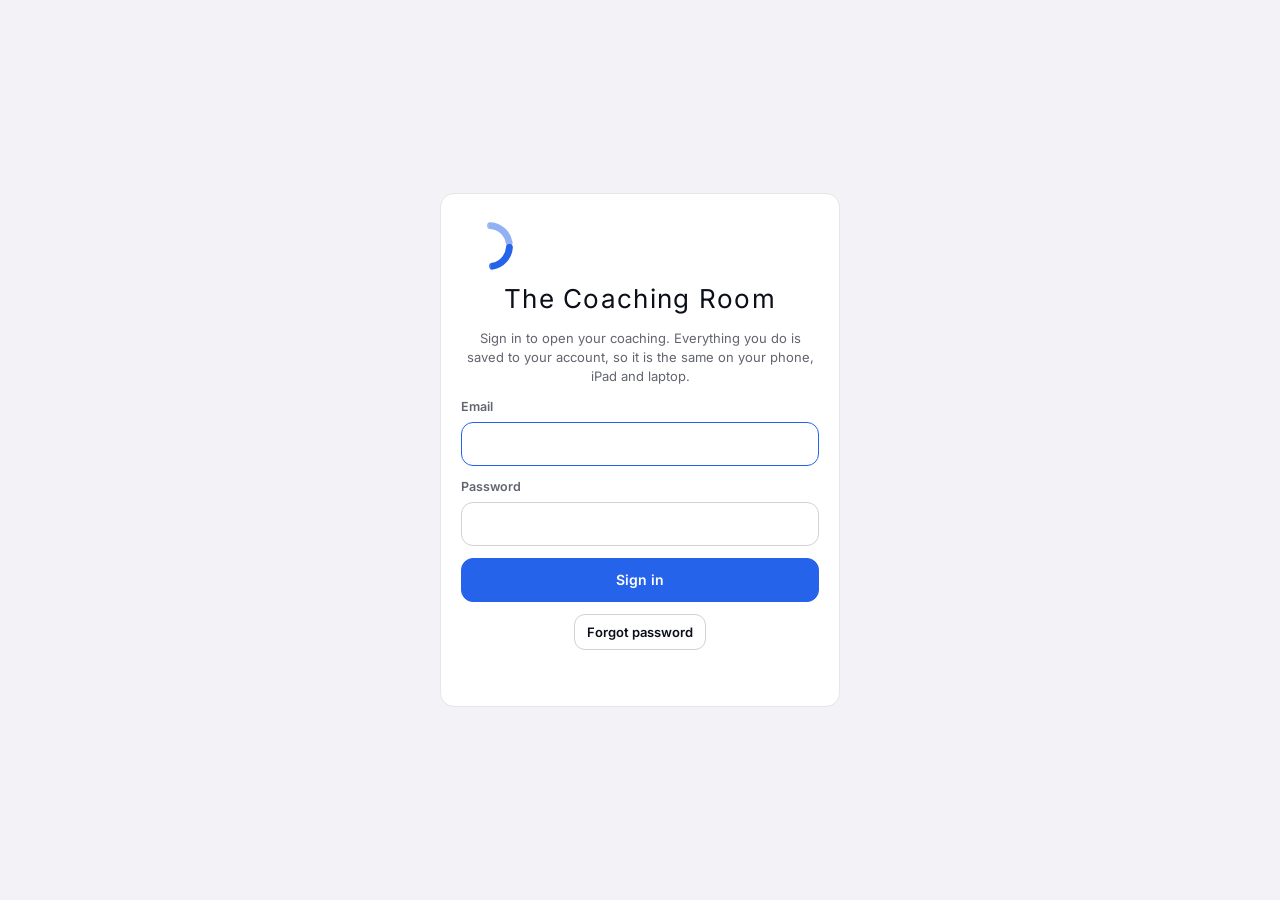
<file: index.html>
<!doctype html>
<html lang="en-GB">
<head>
<meta charset="utf-8">
<meta name="viewport" content="width=device-width, initial-scale=1, viewport-fit=cover">
<meta name="theme-color" content="#F2F2F7">
<meta name="apple-mobile-web-app-capable" content="yes">
<meta name="mobile-web-app-capable" content="yes">
<meta name="apple-mobile-web-app-status-bar-style" content="default">
<meta name="apple-mobile-web-app-title" content="Coaching Room">
<meta name="description" content="Coaching app: game model, tactics board, sessions, match plans and reviews.">
<title>The Coaching Room</title>
<link rel="manifest" href="manifest.webmanifest">
<link rel="icon" type="image/png" sizes="192x192" href="icons/icon-192.png">
<link rel="apple-touch-icon" href="icons/apple-touch-icon.png">
<link rel="preload" href="fonts/inter-latin-400-normal.woff2" as="font" type="font/woff2" crossorigin>
<link rel="preload" href="fonts/oswald-latin-700-normal.woff2" as="font" type="font/woff2" crossorigin>
<link rel="stylesheet" href="css/app.css">
<script src="vendor/supabase.js" defer></script>
<script>
// Opened by double-clicking the file (file://)? Browsers refuse to load the app's modules from a file path, so say so instead of hanging on "Loading…".
if (location.protocol === 'file:') document.addEventListener('DOMContentLoaded', function () {
  document.getElementById('view').innerHTML = '<div style="max-width:560px;margin:40px auto;padding:20px;border:1px solid rgba(255,255,255,.15);border-radius:16px;color:#EEF2FA;font:15px/1.5 system-ui,sans-serif"><b style="font-size:18px">This app needs a web address</b><p>You have opened index.html as a file. Browsers will not run the app that way.</p><p>Either finish steps 1 and 2 in README.md (GitHub Pages) and open the address it gives you, or for a quick look on this PC open a command prompt in this folder and run:</p><pre style="background:rgba(0,0,0,.35);padding:10px;border-radius:8px;overflow:auto">python -m http.server 8765</pre><p>then open <b>http://localhost:8765/index.html</b></p></div>';
});
</script>
<script>
// If the app fails to start (a file missing or out of step after an update), say so and offer a reload,
// instead of leaving "Loading…" on screen for ever.
window.__crErr = [];
window.addEventListener('error', function (e) { window.__crErr.push((e && e.message) || 'unknown error'); });
window.addEventListener('unhandledrejection', function (e) { window.__crErr.push(String((e && e.reason && e.reason.message) || (e && e.reason) || 'unknown error')); });
setTimeout(function () {
  if (window.__crStarted || location.protocol === 'file:') return;
  var v = document.getElementById('view');
  if (!v || !/Loading/.test(v.textContent) || document.getElementById('gate')) return;
  var msg = window.__crErr.length ? window.__crErr[0] : 'It took too long to start.';
  v.innerHTML = '<div style="max-width:440px;margin:40px auto;text-align:center"><div style="font-size:20px;font-weight:700;margin-bottom:8px">The app didn’t start</div>'
    + '<p style="color:#9aa6c4;margin:0 0 16px">Usually this is an update that hasn’t fully arrived yet. Reload to try again.</p>'
    + '<button onclick="location.reload()" style="padding:12px 22px;border-radius:12px;border:0;background:#3D7BFF;color:#fff;font-weight:700;font-size:16px">Reload</button>'
    + '<p style="color:#6b7899;font-size:12px;margin-top:18px;word-break:break-word">Details for Scott: ' + String(msg).replace(/[<>&]/g, '') + '</p></div>';
}, 8000);
</script>
<script type="module" src="js/app.js"></script>
</head>
<body>
<div class="glow" aria-hidden="true"></div>
<div class="app" id="app">
  <div class="main">
    <header class="topbar" id="topbar"></header>
    <nav class="bottomnav" id="bottomnav" aria-label="Main"></nav>
    <main class="content" id="view" tabindex="-1"><p class="muted" style="padding:40px 0;text-align:center">Loading…</p></main>
  </div>
</div>
<div class="chaldock" id="chalDock" hidden aria-label="Coach’s challenge"></div>
<div id="print"></div>
<noscript><p style="padding:20px;color:#fff">The Coaching Room needs JavaScript switched on.</p></noscript>
</body>
</html>
</file>
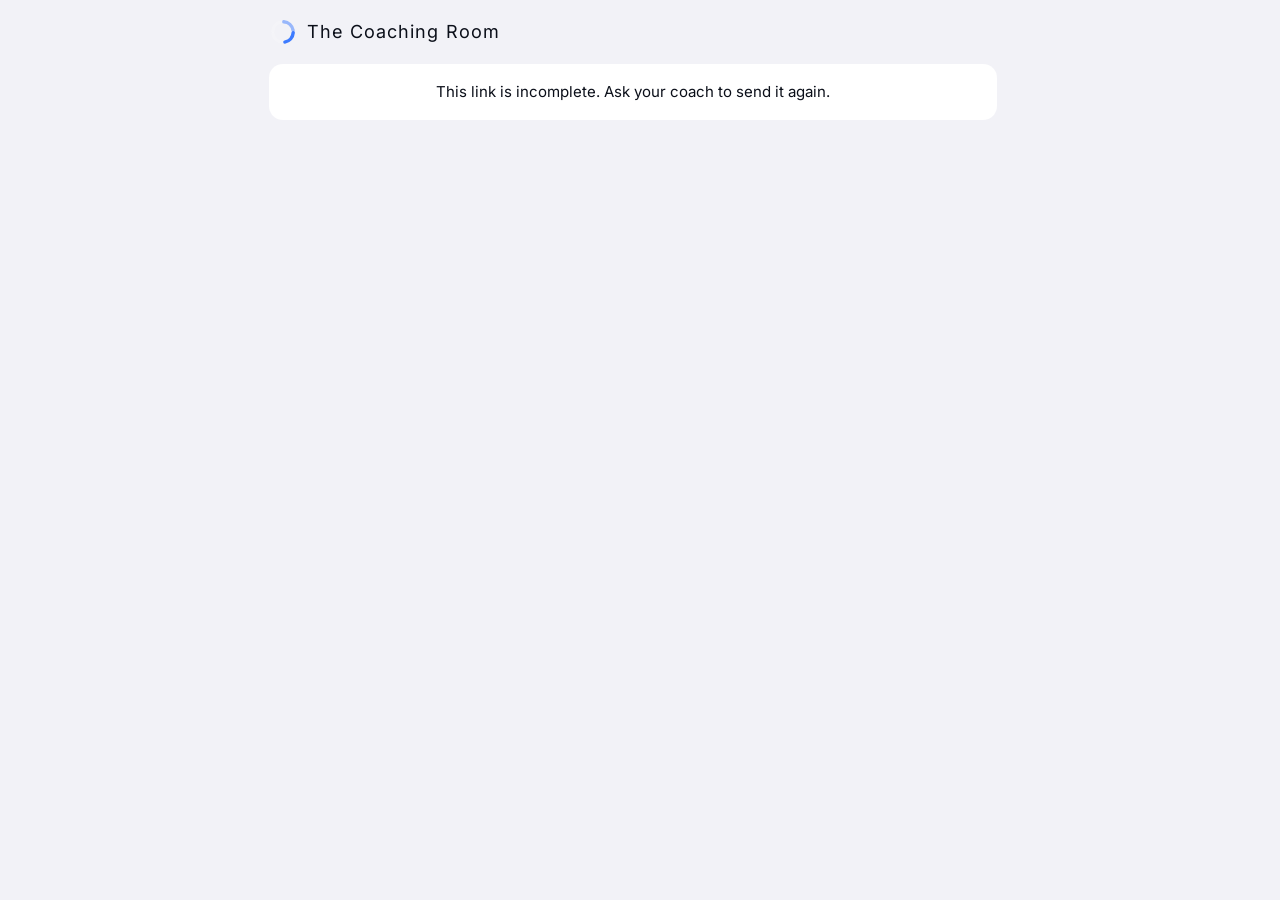
<file: view.html>
<!doctype html>
<html lang="en-GB">
<head>
<meta charset="utf-8">
<meta name="viewport" content="width=device-width, initial-scale=1, viewport-fit=cover">
<meta name="theme-color" content="#F2F2F7">
<meta name="robots" content="noindex, nofollow">
<meta name="referrer" content="no-referrer">
<title>The Coaching Room</title>
<link rel="icon" type="image/png" sizes="192x192" href="icons/icon-192.png">
<link rel="apple-touch-icon" href="icons/apple-touch-icon.png">
<link rel="stylesheet" href="css/app.css">
<style>
  .vp{max-width:760px;margin:0 auto;padding:calc(18px + env(safe-area-inset-top,0px)) 16px calc(40px + env(safe-area-inset-bottom,0px));position:relative;z-index:1}
  .pinbox{display:flex;gap:10px;justify-content:center}
  .pinbox input{width:58px;height:68px;text-align:center;font-family:var(--display);font-size:34px;font-weight:700;border-radius:14px;padding:0}
  .job{background:var(--accent-soft);border:1px solid var(--accent-line);border-radius:var(--r);padding:16px}
  @media print{
    body{background:#fff!important;color:#111!important}
    .glow,.noprint,#vpComments{display:none!important}
    .vp{max-width:none;padding:0}
    .card,.job{background:#fff!important;border:1px solid #bbb!important;color:#111!important;break-inside:avoid}
    .muted,.small.muted,.tiny.muted{color:#444!important}
    .pill{background:#eee!important;color:#111!important}
    .h1,.h2,.h3{color:#111!important}
  }
</style>
<script src="vendor/supabase.js" defer></script>
<script type="module" src="js/view.js"></script>
</head>
<body>
<div class="glow" aria-hidden="true"></div>
<main class="vp" id="vp"><p class="muted" style="text-align:center;padding:40px 0">Loading…</p></main>
</body>
</html>
</file>
<file: css/app.css>
@font-face{font-family:Inter;font-weight:400;font-display:swap;src:url(../fonts/inter-latin-400-normal.woff2) format('woff2')}
@font-face{font-family:Inter;font-weight:500;font-display:swap;src:url(../fonts/inter-latin-500-normal.woff2) format('woff2')}
@font-face{font-family:Inter;font-weight:600;font-display:swap;src:url(../fonts/inter-latin-600-normal.woff2) format('woff2')}
@font-face{font-family:Inter;font-weight:700;font-display:swap;src:url(../fonts/inter-latin-700-normal.woff2) format('woff2')}

@font-face{font-family:Oswald;font-weight:500;font-display:swap;src:url(../fonts/oswald-latin-500-normal.woff2) format('woff2')}
@font-face{font-family:Oswald;font-weight:700;font-display:swap;src:url(../fonts/oswald-latin-700-normal.woff2) format('woff2')}
@font-face{font-family:'JetBrains Mono';font-weight:500;font-display:swap;src:url(../fonts/jetbrains-mono-latin-500-normal.woff2) format('woff2')}
@font-face{font-family:'JetBrains Mono';font-weight:700;font-display:swap;src:url(../fonts/jetbrains-mono-latin-700-normal.woff2) format('woff2')}

:root{
  --bg:#F2F2F7; --surface:#FFFFFF; --surface2:#E9E9EE; --input:#FFFFFF;
  --line:#E5E5EA; --line2:#D1D1D6;
  --text:#0B0F19; --text2:#3A3D46; --muted:#62656F;
  --accent:#2563EB; --accent-ink:#1D4ED8; --accent-soft:color-mix(in srgb,var(--accent) 12%,transparent);
  --accent-line:color-mix(in srgb,var(--accent) 40%,transparent);
  --band:#8AB4FF;
  --lamp:#FFD34D; --lamp-soft:#FFF6D6; --lamp-line:#F2C94C; --lamp-text:#4A3A00;
  --good:#1E8A55; --good-soft:#E3F6EC; --good-text:#166C42;
  --bad:#D92D20; --opp:#D63B3B; --on-accent:#fff;
  --c-training:#2563EB; --c-match:#2FB67A; --c-analysis:#FF8A3D;
  --b-training:#8AB4FF; --b-match:#7FDDA6; --b-analysis:#FFB27F;
  --navy:#0E1A33; --club:#1D4ED8;
  --r:14px; --r-sm:12px;
  --display:Oswald,'Barlow Condensed','Arial Narrow',sans-serif;
  --mono:'JetBrains Mono',ui-monospace,Menlo,Consolas,monospace;
  --safe-b:env(safe-area-inset-bottom,0px); --safe-t:env(safe-area-inset-top,0px);
}
*{box-sizing:border-box}
html,body{margin:0;height:100%;background:var(--bg);color:var(--text);font:15px/1.45 Inter,system-ui,-apple-system,Segoe UI,sans-serif;-webkit-text-size-adjust:100%;-webkit-tap-highlight-color:transparent}
body{overscroll-behavior-y:none}
a{color:#8FB4FF}
button,input,select,textarea{font:inherit;color:inherit}
h1,h2,h3{margin:0}
svg{display:block}
:focus-visible{outline:2px solid var(--accent);outline-offset:2px}

/* ---------- Shell ---------- */
.app{min-height:100%;display:flex}
.main{flex:1;min-width:0;display:flex;flex-direction:column;min-height:100vh;min-height:100dvh}
.glow{position:fixed;top:-180px;right:-160px;width:440px;height:440px;border-radius:50%;background:radial-gradient(circle,color-mix(in srgb,var(--accent) 30%,transparent) 0%,transparent 68%);pointer-events:none;z-index:0}
.team-switch{display:flex;align-items:center;gap:10px;background:rgba(255,255,255,.05);border:1px solid var(--line);border-radius:999px;padding:5px 14px 5px 5px;min-height:46px;cursor:pointer;min-width:0;max-width:calc(100% - 150px);color:var(--text)}
.topbar{position:sticky;top:0;z-index:20;padding:calc(10px + var(--safe-t)) 16px 10px;display:flex;align-items:center;justify-content:space-between;gap:10px;background:rgba(10,16,32,.86);backdrop-filter:blur(12px);-webkit-backdrop-filter:blur(12px)}
.content{position:relative;z-index:1;flex:1;padding:6px 16px calc(110px + var(--safe-b));width:100%;max-width:1180px;margin:0 auto}
.bottomnav{position:fixed;left:0;right:0;bottom:0;z-index:30;padding:6px 8px calc(8px + var(--safe-b));background:rgba(10,16,32,.95);border-top:1px solid var(--line);display:grid;grid-template-columns:repeat(5,minmax(0,1fr));backdrop-filter:blur(12px);-webkit-backdrop-filter:blur(12px)}
.bottomnav a,.sidebar a.nav{display:flex;flex-direction:column;align-items:center;justify-content:center;gap:3px;min-height:52px;color:var(--muted);text-decoration:none;font-size:11px;font-weight:600;border-radius:12px}
.bottomnav a.on{color:var(--text);background:rgba(255,255,255,.06)}
.bottomnav a.training.on{color:#8FB0FF;background:color-mix(in srgb,var(--c-training) 16%,transparent)}
.bottomnav a.match.on{color:#5FD69E;background:color-mix(in srgb,var(--c-match) 16%,transparent)}
.bottomnav a.analysis.on{color:#FFB27F;background:color-mix(in srgb,var(--c-analysis) 16%,transparent)}
.topbar .brand{display:none;align-items:center;gap:10px;font-family:var(--display);font-weight:700;font-size:22px;letter-spacing:.04em;text-transform:uppercase;white-space:nowrap}
.btn.guide-btn{display:none}
@media (min-width:700px){.btn.guide-btn{display:inline-flex}}
/* Each area has its own colour: buttons, tabs and highlights follow it. */
body[data-sec="training"]{--band:var(--b-training)}
body[data-sec="match"]{--accent:#1E8A55;--accent-ink:#166C42;--on-accent:#fff;--band:var(--b-match)}
body[data-sec="analysis"]{--accent:#C2410C;--accent-ink:#9A3412;--on-accent:#fff;--band:var(--b-analysis)}
.bottomnav svg,.sidebar svg{width:24px;height:24px}

@media (min-width:900px){
  .bottomnav{position:static;display:flex;justify-content:center;gap:6px;padding:4px 28px 8px;border-top:0;border-bottom:1px solid var(--line);background:transparent;backdrop-filter:none;-webkit-backdrop-filter:none}
  .bottomnav a{flex-direction:row;gap:8px;min-height:40px;padding:0 16px;font-size:14px}
  .bottomnav svg{width:20px;height:20px}
  .bottomnav.athome{display:none}
  .content{padding:10px 28px 48px}
  .topbar{padding:calc(12px + var(--safe-t)) 28px 12px}
  .topbar .brand{display:flex}
}
}

/* ---------- Type ---------- */
.display{font-family:var(--display);font-weight:700;text-transform:uppercase;letter-spacing:.01em;line-height:1}
.h1{font-family:var(--display);font-weight:700;text-transform:uppercase;font-size:38px;line-height:1;letter-spacing:.01em}
.h2{font-family:var(--display);font-weight:700;text-transform:uppercase;font-size:22px;letter-spacing:.03em;line-height:1.05}
.h3{font-size:15px;font-weight:600}
.eyebrow{font-size:11.5px;letter-spacing:.13em;text-transform:uppercase;color:var(--muted);font-weight:600}
.muted{color:var(--muted)}
.small{font-size:13px}
.tiny{font-size:12px}
.lead{color:var(--muted);font-size:14px;margin:4px 0 14px;max-width:62ch}
.num{font-family:var(--display);font-weight:700;color:var(--accent)}

/* ---------- Building blocks ---------- */
.stack{display:flex;flex-direction:column;gap:12px}
.stack.tight{gap:8px}
.row{display:flex;align-items:center;gap:10px;flex-wrap:wrap}
.row.between{justify-content:space-between}
.row.nowrap{flex-wrap:nowrap}
.grow{flex:1;min-width:0}
.grid2{display:grid;gap:12px;grid-template-columns:minmax(0,1fr)}
.grid3{display:grid;gap:12px;grid-template-columns:minmax(0,1fr)}
@media (min-width:700px){.grid2{grid-template-columns:repeat(2,minmax(0,1fr))}}
@media (min-width:1000px){.grid3{grid-template-columns:repeat(3,minmax(0,1fr))}}
.split{display:grid;gap:16px;grid-template-columns:minmax(0,1fr)}
@media (min-width:900px){.split{grid-template-columns:300px minmax(0,1fr)}.split.wide-right{grid-template-columns:minmax(0,1fr) 340px}}

.card{background:var(--surface);border:1px solid var(--line);border-radius:var(--r);padding:16px}
.card.tight{padding:12px}
.card.inset{background:var(--input)}
.card.link{cursor:pointer;text-align:left;width:100%;color:inherit}
.card.link:hover{border-color:var(--line2)}
.card.on{border-color:var(--accent);box-shadow:0 0 0 1px var(--accent)}

.btn{display:inline-flex;align-items:center;justify-content:center;gap:8px;min-height:44px;padding:0 16px;border-radius:var(--r-sm);border:1px solid var(--line2);background:transparent;color:var(--text);font-weight:600;font-size:14px;cursor:pointer;text-decoration:none;white-space:nowrap}
.btn:hover{background:rgba(255,255,255,.04)}
.btn.pri{background:var(--accent);border-color:var(--accent);color:var(--on-accent)}
.btn.pri:hover{filter:brightness(1.08)}
.btn.lamp{background:var(--lamp);border-color:var(--lamp);color:#1b1400}
.btn.sm{min-height:36px;padding:0 12px;font-size:13px;border-radius:11px}
.btn.icon{width:44px;padding:0;border-radius:50%}
.btn.danger{color:var(--bad)}
.btn.block{width:100%}
.btn svg{width:18px;height:18px}
.btn[disabled]{opacity:.45;cursor:default}

.chip{display:inline-flex;align-items:center;gap:6px;min-height:36px;padding:0 12px;border-radius:999px;border:1px solid var(--line2);background:transparent;color:var(--text2);font-weight:600;font-size:13px;cursor:pointer;white-space:nowrap}
.chip.on{background:var(--accent);border-color:var(--accent);color:var(--on-accent)}
.chips{display:flex;gap:8px;flex-wrap:wrap}
.chips.scroll{flex-wrap:nowrap;overflow-x:auto;scrollbar-width:none;padding-bottom:2px}
.chips.scroll::-webkit-scrollbar{display:none}
.pill{display:inline-flex;align-items:center;gap:6px;font-size:12px;font-weight:600;padding:5px 10px;border-radius:999px;background:var(--accent-soft);color:var(--accent);white-space:nowrap}
.pill.grey{background:rgba(255,255,255,.06);color:var(--text2)}
.pill.good{background:var(--good-soft);color:var(--good-text)}
.pill.lamp{background:rgba(255,211,77,.12);color:var(--lamp)}
.pill.opp{background:rgba(214,59,59,.14);color:#FF9C9C}
.dot{width:8px;height:8px;border-radius:50%;background:currentColor;flex:none}

.field{display:flex;flex-direction:column;gap:6px}
.field>span,.label{font-size:12.5px;font-weight:600;color:var(--muted)}
input[type=text],input[type=email],input[type=password],input[type=number],input[type=date],input[type=tel],input[type=search],select,textarea{width:100%;min-height:44px;border-radius:12px;border:1px solid var(--line2);background:var(--input);color:var(--text);padding:10px 12px;font-size:15px;outline:none}
textarea{min-height:84px;resize:vertical;line-height:1.45}
input:focus,select:focus,textarea:focus{border-color:var(--accent)}
input::placeholder,textarea::placeholder{color:#6F7B94}
select{appearance:none;-webkit-appearance:none;background-image:url("data:image/svg+xml,%3Csvg xmlns='http://www.w3.org/2000/svg' width='16' height='16' viewBox='0 0 24 24' fill='none' stroke='%239AA6BF' stroke-width='2' stroke-linecap='round'%3E%3Cpath d='M6 9l6 6 6-6'/%3E%3C/svg%3E");background-repeat:no-repeat;background-position:right 12px center;padding-right:36px}
.check{display:inline-flex;align-items:center;gap:8px;min-height:40px;cursor:pointer;font-size:14px}
.check input{width:20px;height:20px;accent-color:var(--accent)}

.seg{display:grid;gap:6px;grid-auto-flow:column;grid-auto-columns:minmax(0,1fr)}
.seg button{min-height:40px;border-radius:10px;border:1px solid var(--line2);background:transparent;color:var(--text2);font-weight:600;font-size:13px;cursor:pointer;padding:0 8px}
.seg button.on,.seg a.on{background:var(--accent);border-color:var(--accent);color:var(--on-accent)}
.seg a{min-height:44px;border-radius:10px;border:1px solid var(--line2);color:var(--text2);font-weight:600;font-size:14px;display:flex;align-items:center;justify-content:center;text-decoration:none}
.seg button.on.good{background:var(--good);border-color:var(--good);color:#0A1020}
.seg button.on.part{background:var(--lamp);border-color:var(--lamp);color:#1b1400}
.seg button.on.no{background:var(--bad);border-color:var(--bad);color:#0A1020}

.list{display:flex;flex-direction:column;gap:8px}
.item{display:flex;align-items:center;gap:12px;padding:12px 14px;border-radius:16px;background:var(--surface);border:1px solid var(--line);color:inherit;text-decoration:none;cursor:pointer;width:100%;text-align:left;min-height:56px}
.item:hover{border-color:var(--line2)}
.item.on{border-color:var(--accent)}
.item .t{font-weight:600}
.item .s{font-size:12.5px;color:var(--muted)}
.badge-num{width:40px;height:40px;flex:none;border-radius:50%;background:var(--accent);color:var(--on-accent);display:flex;align-items:center;justify-content:center;font-family:var(--display);font-weight:700;font-size:18px}
.empty{padding:22px;border:1px dashed var(--line2);border-radius:var(--r);color:var(--muted);text-align:center;font-size:14px}

/* ---------- Challenge ---------- */
.challenge{background:var(--lamp-soft);border:1px solid var(--lamp-line);border-radius:var(--r);padding:14px 16px;display:flex;flex-direction:column;gap:10px}
.challenge .head{display:flex;align-items:center;justify-content:space-between;gap:8px}
.challenge .title{display:flex;align-items:center;gap:8px;font-family:var(--display);font-size:18px;font-weight:700;letter-spacing:.05em;text-transform:uppercase;color:var(--lamp)}
.q{display:flex;gap:10px;font-size:13.5px;line-height:1.45;color:var(--lamp-text)}
.q .ic{flex:none;width:22px;height:22px;border-radius:50%;display:flex;align-items:center;justify-content:center;font-weight:800;font-size:12px;color:#0A1020;margin-top:1px}
.q.ok{color:#CFE9DC}.q.ok .ic{background:var(--good)}
.q.ask .ic{background:var(--lamp)}
.q.req .ic{background:var(--bad)}
.q .src{color:#C9B66A;font-size:11.5px;margin-left:4px;white-space:nowrap}

/* ---------- Sheet, toast ---------- */
.scrim{position:fixed;inset:0;background:rgba(3,6,14,.6);z-index:80;display:flex;align-items:flex-end;justify-content:center}
.sheet{background:var(--surface);border:1px solid var(--line2);border-radius:24px 24px 0 0;width:100%;max-width:640px;max-height:90vh;max-height:90dvh;overflow:auto;padding:18px 18px calc(18px + var(--safe-b))}
@media (min-width:700px){.scrim{align-items:center}.sheet{border-radius:24px}}
.toast{position:fixed;left:50%;bottom:calc(96px + var(--safe-b));transform:translateX(-50%);background:#EEF2FA;color:#0A1020;font-weight:600;font-size:14px;padding:11px 16px;border-radius:12px;z-index:99;opacity:0;transition:opacity .2s;pointer-events:none;max-width:90vw;text-align:center}
.toast.show{opacity:1}
@media (min-width:900px){.toast{bottom:28px}}

/* ---------- Pitch / canvas ---------- */
.pitchwrap{background:#0B2F21;border-radius:18px;overflow:hidden;position:relative}
svg.pitch{width:100%;height:auto;touch-action:none;user-select:none;-webkit-user-select:none;-webkit-touch-callout:none}
/* Phones: the pitch takes every touch (to drag players), so it must never fill the screen. The frames sit
   above it and the buttons stay in view below, giving the page somewhere to scroll from. */
@media (max-width:899px){
  #frames{order:-1}
}
.toolrail{display:flex;gap:6px;overflow-x:auto;scrollbar-width:none;padding-bottom:2px}
.toolrail::-webkit-scrollbar{display:none}
.tool{flex:none;min-width:64px;min-height:56px;border-radius:14px;border:1px solid var(--line);background:var(--surface);color:var(--text2);font-weight:600;font-size:11px;display:flex;flex-direction:column;align-items:center;justify-content:center;gap:4px;cursor:pointer;padding:4px 8px}
.tool.on{background:var(--accent-soft);border-color:var(--accent);color:var(--accent)}
.tool svg{width:22px;height:22px}
.frames{display:flex;gap:10px;overflow-x:auto;scrollbar-width:none;padding-bottom:4px}
.frames::-webkit-scrollbar{display:none}
.frame{flex:none;width:150px;border-radius:14px;border:1px solid var(--line);background:var(--surface);padding:6px;color:var(--text2);font-weight:600;font-size:12px;text-align:left;cursor:pointer;display:flex;flex-direction:column;gap:5px}
.frame.on{border:2px solid var(--accent);padding:5px;color:var(--text)}
.frame svg{width:100%;height:auto;border-radius:8px}

/* ---------- Cycle ring ---------- */
.cycle{display:flex;justify-content:center}

/* ---------- Print ---------- */
#print{display:none}
@media print{
  @page{size:A4;margin:12mm}
  body{background:#fff}
  .app,.bottomnav,.glow,.scrim,.toast{display:none!important}
  #print{display:block;color:#111;font:10.5pt/1.45 Inter,Arial,sans-serif}
  #print h1{font-family:var(--display);text-transform:uppercase;font-size:24pt;margin:0 0 2mm;letter-spacing:.01em}
  #print h2{font-family:var(--display);text-transform:uppercase;font-size:14pt;margin:6mm 0 2mm;border-bottom:1.5px solid #111;padding-bottom:1mm}
  #print .meta{color:#444;margin-bottom:4mm}
  #print table{border-collapse:collapse;width:100%}
  #print td,#print th{border:1px solid #bbb;padding:2mm;vertical-align:top;text-align:left}
  #print svg{max-width:100%;height:auto;max-height:115mm}
  #print .brk{break-before:page}
  #print .avoid{break-inside:avoid}
}

.only-narrow{display:none}
@media (max-width:899px){.only-narrow{display:inline-flex}}
@media (min-width:900px) and (max-width:1199px){.split.wide-right{grid-template-columns:minmax(0,1fr) 300px}}
textarea{overflow:hidden}
@media (min-width:900px){.chips.scroll{flex-wrap:wrap}}

/* ---------- Coach's challenge: questions, drawer on narrow screens ---------- */
.q{align-items:flex-start}
.q .grow{min-width:0}
.q .qh{cursor:default}
.q .qh.go{cursor:pointer;text-decoration:underline;text-decoration-color:rgba(255,211,77,.35);text-underline-offset:3px}
.q .qh.go:hover,.q .qh.go:focus-visible{text-decoration-color:var(--lamp);outline:none}
.q .qd{display:none;margin-top:4px;color:#D9CF9F;font-size:12.5px;line-height:1.45}
.q.req .qd,.q.open .qd{display:block}
.q .qt{flex:none;background:none;border:0;color:var(--lamp);font-size:20px;line-height:1;padding:0 2px;cursor:pointer;margin-top:-2px}
.q.req .qt{display:none}
.qx{background:none;border:1px solid var(--lamp-line);color:#D9CF9F;border-radius:999px;font-size:11.5px;padding:3px 9px;cursor:pointer;margin-top:4px;font-family:inherit}
.qx:hover{border-color:var(--lamp);color:var(--lamp)}
.flash{outline:2px solid var(--lamp)!important;outline-offset:3px;transition:outline-color 1.2s}
/* Help's Show me flashes in the team blue; yellow stays with the Coach's challenge. */
body.helpflash .flash{outline-color:var(--accent)!important}
.chaldock{display:none}
@media (max-width:899px){
  #chal{display:none}
  body.dock .content{padding-bottom:calc(170px + var(--safe-b))}
  .chaldock{display:block;position:fixed;left:8px;right:8px;bottom:calc(74px + var(--safe-b));z-index:29;background:#141C33;border:1px solid var(--lamp-line);border-radius:16px;box-shadow:0 10px 30px rgba(0,0,0,.45);overflow:hidden}
  .chaldock[hidden]{display:none}
  .chaldock .dockbar{display:flex;align-items:center;gap:8px;width:100%;padding:10px 12px;background:var(--lamp-soft);border:0;color:var(--lamp);font-family:var(--display);font-size:16px;font-weight:700;letter-spacing:.05em;text-transform:uppercase;cursor:pointer}
  .chaldock .chev{font-size:14px;opacity:.8}
  .chaldock .dockbody{display:none;max-height:55vh;max-height:55dvh;overflow:auto;-webkit-overflow-scrolling:touch}
  .chaldock.open .dockbody{display:block}
  .chaldock .dockbody .challenge{border:0;border-radius:0;background:transparent}
  .chaldock .dockbody .challenge .head{display:none}
}

.btn.on{border-color:var(--accent);color:var(--accent);background:var(--accent-soft)}

/* Sign-in screen (shown before anything else when cloud sync is set up) */
#gate{position:fixed;inset:0;z-index:200;display:flex;align-items:center;justify-content:center;padding:24px 18px calc(24px + var(--safe-b,0px));background:var(--bg);overflow:auto}
#gate .gatebox{width:100%;max-width:400px;background:var(--surface);border:1px solid var(--line);border-radius:var(--r);padding:24px 20px}
/* Pictures: profile, team logo, player photos */
.avatar{border-radius:50%;object-fit:cover;display:block;flex:none;background:var(--surface2)}
.logo{object-fit:contain;display:block;flex:none}

/* ---------- Home and area pages ---------- */
.pill.an{background:color-mix(in srgb,var(--c-analysis) 16%,transparent);color:#FFB27F}
.nextup{display:grid;gap:12px}
@media (min-width:700px){.nextup{grid-template-columns:1fr 1fr}}
.next{display:flex;flex-direction:column;gap:2px;text-align:left;text-decoration:none;color:var(--text);background:var(--surface);border:1px solid var(--line);border-radius:18px;padding:14px 18px;cursor:pointer;min-height:84px;width:100%}
.next .lab{font-size:10.5px;font-weight:700;letter-spacing:.12em;text-transform:uppercase}
.next.match .lab{color:#5FD69E}.next.training .lab{color:#8FB0FF}
.next .t{font-family:var(--display);font-weight:700;font-size:26px;text-transform:uppercase;line-height:1.05;overflow:hidden;text-overflow:ellipsis;white-space:nowrap}
.next .s{font-size:12.5px;color:var(--muted);overflow:hidden;text-overflow:ellipsis;white-space:nowrap}
.week{display:grid;gap:10px}
.week .arrow{display:none}
.wtile{--c:var(--c-training);display:grid;grid-template-columns:auto 1fr;grid-template-areas:"ic t" "ic st";column-gap:14px;align-items:center;text-decoration:none;color:var(--text);border-radius:20px;padding:16px;background:color-mix(in srgb,var(--c) 14%,var(--bg));border:1px solid color-mix(in srgb,var(--c) 55%,transparent)}
.wtile.match{--c:var(--c-match)}.wtile.analysis{--c:var(--c-analysis)}
.wtile .ic{grid-area:ic;width:50px;height:50px;border-radius:15px;background:var(--c);color:#fff;display:flex;align-items:center;justify-content:center}
.wtile.analysis .ic{color:#1A0E05}
.wtile .ic svg{width:26px;height:26px}
.wtile .t{grid-area:t;font-family:var(--display);font-weight:700;font-size:30px;text-transform:uppercase;line-height:1}
.wtile .s{display:none}
.wtile .st{grid-area:st;font-size:12.5px;color:color-mix(in srgb,var(--c) 55%,#fff)}
@media (min-width:900px){
  .week{grid-template-columns:1fr 32px 1fr 32px 1fr;gap:0}
  .week .arrow{display:flex;align-items:center;justify-content:center;color:#4A577A}
  .wtile{display:flex;flex-direction:column;align-items:flex-start;text-align:left;gap:12px;padding:24px;min-height:230px}
  .wtile .ic{width:56px;height:56px;border-radius:16px}
  .wtile .t{font-size:40px}
  .wtile .s{display:block;font-size:14px;color:color-mix(in srgb,var(--c) 25%,#C6CFE0);line-height:1.5}
  .wtile .st{margin-top:auto;font-size:13px}
}
.teamtiles{display:grid;grid-template-columns:repeat(3,minmax(0,1fr));gap:10px}
.ttile{display:flex;flex-direction:column;align-items:center;gap:8px;text-align:center;text-decoration:none;color:var(--text);background:var(--surface);border:1px solid var(--line);border-radius:16px;padding:14px 8px}
.ttile svg{width:26px;height:26px;color:var(--text2)}
.ttile .t{display:block;font-family:var(--display);font-weight:700;font-size:18px;text-transform:uppercase}
.ttile .s{display:none;font-size:12.5px;color:var(--muted)}
@media (min-width:900px){.ttile{flex-direction:row;text-align:left;gap:16px;padding:18px 20px}.ttile .t{font-size:24px}.ttile .s{display:block}.ttile svg{width:30px;height:30px}}
.sec-head .sec-ic{width:48px;height:48px;border-radius:14px;background:var(--accent);color:var(--on-accent);display:flex;align-items:center;justify-content:center;flex:none}
.sec-head .sec-ic svg{width:26px;height:26px}
.tiles{display:grid;gap:12px}
@media (min-width:700px){.tiles{grid-template-columns:repeat(2,minmax(0,1fr))}}
.tile{display:flex;flex-direction:column;gap:8px;text-decoration:none;color:var(--text);background:var(--surface);border:1px solid var(--line);border-radius:20px;padding:20px;min-height:150px}
.tile svg{width:30px;height:30px;color:var(--text2)}
.tile .t{font-family:var(--display);font-weight:700;font-size:28px;text-transform:uppercase;line-height:1}
.tile .s{font-size:13px;color:var(--muted)}
.bigpicks{display:grid;grid-template-columns:1fr 1fr;gap:10px}
.bigpicks.one{grid-template-columns:1fr}
@media (min-width:900px){.bigpicks.one{grid-template-columns:minmax(0,420px)}}
.bigpick{display:flex;flex-direction:column;align-items:flex-start;gap:8px;text-align:left;border-radius:18px;padding:16px;min-height:118px;cursor:pointer;background:var(--surface);border:1px solid var(--accent-line);color:var(--text)}
.bigpick.pri{background:var(--accent);border-color:var(--accent);color:var(--on-accent)}
.bigpick svg{width:26px;height:26px}
.bigpick .t{font-family:var(--display);font-weight:700;font-size:22px;text-transform:uppercase;line-height:1.05}
.bigpick .s{font-size:12.5px;opacity:.85}
.tabs3{grid-auto-flow:column}
.group{padding:12px}

/* ================= Light look (Nov 2026): Native base, colour-block headers, scorebug, mono numbers ================= */
a{color:var(--accent-ink)}
.glow{display:none}
.mono,.num{font-family:var(--mono);font-weight:700;letter-spacing:0}
.num{color:var(--accent-ink)}
.card,.item{border-color:transparent}
.card.link:hover,.item:hover{border-color:var(--line2)}
.btn:hover{background:rgba(0,0,0,.04)}
.btn.pri:hover{background:var(--accent)}
.btn.on,.tool.on{color:var(--accent-ink)}
.pill{color:var(--accent-ink)}
.pill.grey{background:var(--surface2);color:var(--text2)}
.pill.lamp{background:var(--lamp);color:#1b1400}
.pill.opp{background:#FDE3E3;color:#A51D1D}
.pill.an{background:#FFE8D6;color:#9A3412}
.chip{background:var(--surface)}
.seg button,.seg a{background:var(--surface)}
.seg button.on.good,.seg button.on.no{color:#fff}
input::placeholder,textarea::placeholder{color:#8A8D96}
select{background-image:url("data:image/svg+xml,%3Csvg xmlns='http://www.w3.org/2000/svg' width='16' height='16' viewBox='0 0 24 24' fill='none' stroke='%2362656F' stroke-width='2' stroke-linecap='round'%3E%3Cpath d='M6 9l6 6 6-6'/%3E%3C/svg%3E")}
.scrim{background:rgba(0,0,0,.35)}
.sheet{border-color:transparent}
.toast{background:#0B0F19;color:#fff}
.tool{background:var(--surface)}
.empty{background:transparent}
/* The yellow is only ever "you need to do this". */
.challenge .title{color:var(--lamp-text)}
.q{color:var(--text)}
.q.ok{color:var(--text2)}
.q .ic{color:#0B0F19}
.q.ok .ic,.q.req .ic{color:#fff}
.q .src{color:#7A6400}
.q .qd{color:#4A3A00}
.q .qt{color:#7A6400}
.q .qh.go{text-decoration-color:rgba(122,100,0,.4)}
.qx{border-color:var(--lamp-line);color:#4A3A00}
.qx:hover{border-color:#B38F00;color:#1b1400}
@media (max-width:899px){
  .chaldock{background:var(--surface);border-color:var(--lamp-line);box-shadow:0 8px 24px rgba(0,0,0,.14)}
  .chaldock .dockbar{background:var(--lamp-soft);color:var(--lamp-text)}
}

/* Top bar: plain on Home and the area pages, a coloured band on the screens inside an area. */
.topbar{background:rgba(242,242,247,.92);border-bottom:0}
.topbar .btn.icon{background:var(--surface2)!important;border:0}
.topbar #meBtn{background:#0B0F19!important;color:#fff}
.team-switch{background:transparent;border:0;padding:0;min-height:44px;max-width:none;border-radius:8px}
.hometitle{display:flex;flex-direction:column;align-items:flex-start;line-height:1.05;text-align:left;min-width:0}
.hometitle .tm{font-size:13px;color:var(--muted);font-weight:500;display:flex;align-items:center;gap:4px;white-space:nowrap;overflow:hidden;text-overflow:ellipsis;max-width:100%}
.hometitle .tm svg{width:14px;height:14px}
.hometitle .bn{font-family:var(--display);font-weight:700;font-size:28px;text-transform:uppercase;letter-spacing:.01em;color:var(--text)}
.topbar.band{flex-direction:column;align-items:stretch;gap:0;background:var(--band);color:#0B0F19;padding:calc(4px + var(--safe-t)) 8px 12px}
body:not([data-sec]) .topbar.band,body[data-sec=""] .topbar.band{--band:#E3E3E8}
.band .bandrow{display:flex;align-items:center;gap:6px;min-height:46px}
.band .backlink{display:inline-flex;align-items:center;min-height:44px;padding:0 8px;color:#0B0F19;text-decoration:none;font-size:16px;font-weight:500;white-space:nowrap}
.band .backlink svg{width:20px;height:20px;margin-left:-4px}
.band .btn{color:#0B0F19}
.band .btn.icon{background:rgba(255,255,255,.45)!important}
.band .bandtitle{padding:0 8px;font-family:var(--display);font-weight:700;font-size:26px;text-transform:uppercase;line-height:1.05;letter-spacing:.01em;overflow:hidden;text-overflow:ellipsis;display:-webkit-box;-webkit-line-clamp:2;-webkit-box-orient:vertical}
.band .bandsub{margin:4px 8px 0;padding:0;border:0;background:none;color:#0B0F19;font:500 14px Inter,system-ui,sans-serif;text-align:left;cursor:pointer;align-self:flex-start;min-height:28px}
.band .bandsub[disabled]{cursor:default}
.band.compact .bandtitle{font-size:21px;-webkit-line-clamp:1}
@media (min-width:900px){
  .topbar.band{padding:calc(8px + var(--safe-t)) 20px 16px}
  .band .bandtitle{font-size:34px}
}

/* Main bar: the phone's own tab bar look. The lit item gets a bar in its area's colour. */
.bottomnav{background:rgba(249,249,249,.96);border-top:1px solid var(--line2)}
.bottomnav a{color:#6B6E78}
.bottomnav a.on,.bottomnav a.training.on,.bottomnav a.match.on,.bottomnav a.analysis.on{color:#0B0F19;background:transparent;box-shadow:inset 0 3px 0 #0B0F19;border-radius:0}
.bottomnav a.training.on{box-shadow:inset 0 3px 0 var(--c-training)}
.bottomnav a.match.on{box-shadow:inset 0 3px 0 var(--c-match)}
.bottomnav a.analysis.on{box-shadow:inset 0 3px 0 var(--c-analysis)}
@media (min-width:900px){.bottomnav{background:transparent;border-bottom:1px solid var(--line2)}.bottomnav a.on{box-shadow:inset 0 -3px 0 #0B0F19}.bottomnav a.training.on{box-shadow:inset 0 -3px 0 var(--c-training)}.bottomnav a.match.on{box-shadow:inset 0 -3px 0 var(--c-match)}.bottomnav a.analysis.on{box-shadow:inset 0 -3px 0 var(--c-analysis)}}

/* Grouped lists: white rounded blocks of rows, a grey caption above. */
.ghead{display:flex;justify-content:space-between;align-items:baseline;gap:8px;font-size:13px;color:var(--muted);text-transform:uppercase;letter-spacing:.02em;padding:10px 4px 0;font-weight:500}
.ghead .mono{font-size:12px}
.gl{background:var(--surface);border-radius:var(--r);overflow:hidden}
.gl>.gr,.gl>details>summary.gr,.gl>details.gr>summary{border-bottom:1px solid var(--line)}
.gl>:last-child.gr,.gl>details:last-child>summary.gr,.gl>details.gr:last-child>summary{border-bottom:0}
.gl>details[open]:not(:last-child){border-bottom:1px solid var(--line)}
.gr{display:flex;align-items:center;gap:10px;width:100%;min-height:48px;padding:10px 14px;background:transparent;border:0;color:var(--text);text-decoration:none;font:400 16px Inter,system-ui,sans-serif;text-align:left;cursor:pointer}
.gr .lbl{flex:1;min-width:0}
.gr .lbl small{display:block;font-size:12.5px;color:var(--muted)}
.gr .v{color:var(--muted);display:inline-flex;align-items:center;gap:6px;white-space:nowrap}
.gr .v .mono{font-size:13px;color:var(--text2)}
.gr .ix{font-family:var(--mono);font-weight:700;font-size:13px;color:var(--muted);flex:none;width:22px}
.gr .chev{color:#A0A3AB;font-size:18px;line-height:1}
.gr.add{color:var(--accent-ink)}
details>summary{list-style:none}
details>summary::-webkit-details-marker{display:none}
details[open]>summary.gr .chev,details.gr[open]>summary .chev{transform:rotate(90deg)}
.fold{padding:4px 14px 14px;display:flex;flex-direction:column;gap:10px}
.gr.must{background:var(--lamp-soft);color:#0B0F19}
.gr.must .dotm{width:8px;height:8px;border-radius:50%;background:#E0A800;flex:none}
.gl.must{border:1px solid var(--lamp-line)}
.minstrip{display:flex;height:6px;gap:2px}
.minstrip span{background:var(--band)}
.minstrip span:nth-child(4n+1){background:color-mix(in srgb,var(--band) 45%,#fff)}
.minstrip span:nth-child(4n+2){background:color-mix(in srgb,var(--band) 70%,#fff)}
.minstrip span:nth-child(4n+4){background:color-mix(in srgb,var(--band) 75%,#0B0F19 25%)}

/* Native segmented control */
.nseg{display:grid;grid-auto-flow:column;grid-auto-columns:minmax(0,1fr);background:#E3E3E8;border-radius:9px;padding:2px}
.nseg button{min-height:34px;border:0;background:transparent;border-radius:7px;font:500 14px Inter,system-ui,sans-serif;color:#0B0F19;cursor:pointer}
.nseg button.on{background:#fff;font-weight:600;box-shadow:0 1px 3px rgba(0,0,0,.15)}

/* Scorebug: the next match, broadcast style */
.scorebug{display:flex;align-items:stretch;background:var(--navy);color:#fff;border-radius:10px;overflow:hidden;font-family:var(--display);font-weight:700;font-size:19px;text-transform:uppercase;line-height:1.1}
.scorebug .us{background:var(--club);padding:9px 12px;flex:1;min-width:0;white-space:nowrap;overflow:hidden;text-overflow:ellipsis}
.scorebug .vs{padding:9px 8px;color:#AEB9D0;font-family:var(--mono);font-size:13px;display:flex;align-items:center}
.scorebug .them{padding:9px 12px;flex:1;min-width:0;text-align:right;white-space:nowrap;overflow:hidden;text-overflow:ellipsis}
.scorebug .them.unset{color:#AEB9D0}
.band .scorebug{margin:2px 8px 0}
.nextcard{display:block;text-decoration:none;color:var(--text);background:var(--surface);border-radius:12px;overflow:hidden;border:0;padding:0;width:100%;text-align:left;cursor:pointer}
.nextcard .meta{display:flex;justify-content:space-between;align-items:center;gap:8px;padding:9px 12px;font-size:13px}
.nextcard .meta .mono{font-size:12px;color:var(--good-text)}
.nextcard .meta .mono.todo{color:#8A6A00}

/* Home: the week as three colour bands */
.bands{display:flex;flex-direction:column;border-radius:var(--r);overflow:hidden}
.bandtile{display:flex;align-items:center;gap:12px;padding:14px 16px;color:#0B0F19;text-decoration:none;min-height:72px}
.bandtile.training{background:var(--b-training)}.bandtile.match{background:var(--b-match)}.bandtile.analysis{background:var(--b-analysis)}
.bandtile .t{display:block;font-family:var(--display);font-weight:700;font-size:28px;text-transform:uppercase;line-height:1}
.bandtile .s{display:block;font-size:13px;font-weight:500;margin-top:3px}
.bandtile .k{text-align:right;flex:none}
.bandtile .k b{display:block;font-family:var(--mono);font-size:20px;font-weight:700}
.bandtile .k small{font-family:var(--mono);font-size:10px;font-weight:500;text-transform:uppercase}
@media (min-width:900px){
  .bands{flex-direction:row}
  .bandtile{flex:1;flex-direction:column;align-items:flex-start;min-height:170px;padding:22px}
  .bandtile .t{font-size:36px}
  .bandtile .k{margin-top:auto;text-align:left}
}
.homegrid{display:grid;gap:10px}
@media (min-width:900px){.homegrid{grid-template-columns:minmax(0,2fr) minmax(0,1fr);align-items:start;gap:18px}}
.mustbox{background:var(--lamp-soft);border:1px solid var(--lamp-line);border-radius:var(--r);overflow:hidden}
.mustbox .gr{border-bottom:1px solid var(--lamp-line)}
.mustbox .gr:last-child{border-bottom:0}
.mustbox .mh{display:flex;justify-content:space-between;align-items:center;padding:10px 14px 4px;font-weight:700;font-size:14px}
.btn.kick{min-height:54px;background:var(--navy);color:#fff;border:0;font-family:var(--display);font-size:20px;text-transform:uppercase;letter-spacing:.04em;border-radius:14px}
.sr{position:absolute;width:1px;height:1px;overflow:hidden;clip:rect(0 0 0 0);white-space:nowrap}
.hometitle .tmn{overflow:hidden;text-overflow:ellipsis;white-space:nowrap;min-width:0}
.hometitle .tm svg,.hometitle .tm .badge-num,.hometitle .tm img{flex:none}
.bandtile .grow{min-width:0}.bandtile .s{white-space:nowrap;overflow:hidden;text-overflow:ellipsis}
/* Coaching staff: who else is on this screen, and view-only */
.here{display:inline-flex;margin-right:4px}
.herec{width:30px;height:30px;border-radius:50%;background:#fff;color:#0B0F19;border:2px solid var(--band);display:inline-flex;align-items:center;justify-content:center;font:700 13px Inter,system-ui,sans-serif;margin-left:-8px;box-shadow:0 0 0 2px rgba(0,0,0,.08)}
.herec:first-child{margin-left:0}
body.viewonly .content :is(input,textarea,select){pointer-events:none;background:var(--bg)}
body.viewonly .content :is(input,textarea)::placeholder{color:transparent}
.editedby{font-size:12.5px;color:var(--muted)}
/* Captain and vice-captain on the squad list */
.capts{display:inline-flex;gap:4px;flex:none}
.capt{min-width:36px;height:36px;border-radius:18px;border:1px solid var(--line2);background:var(--surface);color:var(--muted);font:700 12px var(--mono);cursor:pointer;padding:0 6px}
.capt.on{background:#0B0F19;border-color:#0B0F19;color:#fff}
@media (max-width:420px){#squadList .item{flex-wrap:wrap}#squadList .item>a{flex-basis:100%}#squadList select[data-pos]{flex:1}}
/* Main menu in the top bar on wider screens (laptop, iPad landscape); the phone keeps its bottom bar. */
.topnav{display:none}
@media (min-width:900px){
  #bottomnav{display:none!important}
  .topnav{display:flex;gap:2px;flex:none;align-items:center}
  .topnav a{display:inline-flex;align-items:center;gap:7px;min-height:40px;padding:0 12px;border-radius:10px;color:#4A4D57;text-decoration:none;font-size:14px;font-weight:600;white-space:nowrap}
  .topnav a svg{width:19px;height:19px}
  .topnav a:hover{background:rgba(0,0,0,.05)}
  .topnav a.on{color:#0B0F19;box-shadow:inset 0 -3px 0 #0B0F19;border-radius:10px 10px 0 0}
  .topnav a.training.on{box-shadow:inset 0 -3px 0 var(--c-training)}
  .topnav a.match.on{box-shadow:inset 0 -3px 0 var(--c-match)}
  .topnav a.analysis.on{box-shadow:inset 0 -3px 0 var(--c-analysis)}
  .band .topnav a{color:#0B0F19}
  .band .topnav a:hover{background:rgba(255,255,255,.35)}
  .band .topnav a.on{box-shadow:inset 0 -3px 0 #0B0F19}
}
@media (min-width:900px) and (max-width:1180px){ .topnav a span{position:absolute;width:1px;height:1px;overflow:hidden;clip:rect(0 0 0 0)} .topnav a{padding:0 10px} }

/* Team page: a banner in the club colour with the headline numbers, then a card per part showing what is in it */
.tband{background:linear-gradient(135deg,#0E1A33 0%,#1D4ED8 120%);color:#fff;border-radius:22px;padding:18px;display:flex;flex-direction:column;gap:16px}
.tband .tname{font-family:var(--display);font-weight:700;font-size:30px;line-height:1.05;text-transform:uppercase;letter-spacing:.01em}
.tband .small{color:rgba(255,255,255,.75)}
.tband .tedit{color:#fff;font-size:13px;font-weight:600;padding:7px 12px;border-radius:999px;background:rgba(255,255,255,.14);text-decoration:none;flex:none}
.tband .badge-num{background:#fff!important;color:#1D4ED8!important}
.tstats{display:grid;grid-template-columns:repeat(4,minmax(0,1fr));gap:8px}
.tstat{background:rgba(255,255,255,.1);border-radius:14px;padding:10px 8px;display:flex;flex-direction:column;gap:2px;min-width:0}
.tstat .n{font-family:var(--mono);font-weight:700;font-size:22px;line-height:1.1}
.tstat .l{font-size:10.5px;letter-spacing:.06em;text-transform:uppercase;color:rgba(255,255,255,.7);line-height:1.2}
.tgrid{display:grid;gap:12px;grid-template-columns:minmax(0,1fr)}
@media (min-width:900px){.tgrid{grid-template-columns:repeat(2,minmax(0,1fr))}}
.tcard{display:flex;flex-direction:column;gap:12px;text-decoration:none;color:var(--text);background:var(--surface);border:1px solid var(--line);border-radius:20px;padding:16px 16px 18px;transition:border-color .15s,box-shadow .15s}
.tcard:hover{border-color:var(--line2);box-shadow:0 4px 18px rgba(14,26,51,.07)}
.tchead{display:flex;align-items:center;gap:10px}
.tchead svg{width:22px;height:22px;color:#1D4ED8;flex:none}
.tchead .t{font-family:var(--display);font-weight:700;font-size:22px;text-transform:uppercase;line-height:1;flex:1}
.tchead .r{font-family:var(--mono);font-size:12px;color:var(--muted)}
.tchead .chev{color:var(--muted);font-size:20px;line-height:1}
.tempty{font-size:14px;color:var(--muted);padding:14px;border:1px dashed var(--line2);border-radius:14px}
.ell{overflow:hidden;text-overflow:ellipsis;white-space:nowrap;min-width:0}
.tbar{height:8px;border-radius:99px;background:var(--surface2);overflow:hidden}
.tbar span{display:block;height:100%;background:#2FB67A;border-radius:99px}
.tlist{display:flex;flex-direction:column}
.trow{display:flex;align-items:center;gap:10px;padding:7px 0;border-top:1px solid var(--line);font-size:14px}
.trow:first-child{border-top:0}
.trow .dot{width:10px;height:10px;border-radius:50%;flex:none}
.trow .ok{color:#1E8A55;font-weight:600}
.tshirts{display:flex;flex-wrap:wrap;gap:6px}
.shirt{width:30px;height:30px;border-radius:9px;background:#1D4ED8;color:#fff;font-family:var(--mono);font-weight:700;font-size:12px;display:flex;align-items:center;justify-content:center;position:relative}
.shirt.gk{background:#2FB67A}
.shirt.capt::after{content:'';position:absolute;top:-3px;right:-3px;width:10px;height:10px;border-radius:50%;background:#FFD34D;border:2px solid var(--surface)}
.tunits{display:flex;flex-wrap:wrap;gap:6px}
.tunit{display:inline-flex;align-items:baseline;gap:5px;font-size:12.5px;padding:5px 10px;border-radius:999px;background:var(--surface2);color:var(--text2)}
.tunit b{font-family:var(--mono);font-size:13px;color:var(--text)}
.tunit.gk{background:color-mix(in srgb,#2FB67A 16%,transparent)}
.tunit.none{background:transparent;border:1px dashed var(--line2)}
.tpeople{display:grid;grid-template-columns:repeat(2,minmax(0,1fr));gap:10px}
.tperson{display:flex;align-items:center;gap:10px;min-width:0}
.tperson .face{width:38px;height:38px;border-radius:50%;background:#0E1A33;color:#fff;font-weight:700;font-size:13px;display:flex;align-items:center;justify-content:center;flex:none}
.tperson .nm{display:block;font-size:14px;font-weight:600;overflow:hidden;text-overflow:ellipsis;white-space:nowrap}
.tthumbs{display:grid;grid-template-columns:repeat(2,minmax(0,1fr));gap:10px}
.tthumb{display:flex;flex-direction:column;gap:5px;min-width:0}
.tcta{margin-top:auto;align-self:flex-start;font-size:13px;font-weight:600;color:#1D4ED8;padding:7px 12px;border-radius:999px;background:color-mix(in srgb,#1D4ED8 9%,transparent)}
.tcard:hover .tcta{background:color-mix(in srgb,#1D4ED8 15%,transparent)}
.hometitle{flex-direction:row!important;align-items:center!important;gap:12px}
.hometitle .hbadge{flex:none;display:flex}
.hometitle .hbadge .badge-num{border-radius:50%}
.hometitle .htext{display:flex;flex-direction:column;align-items:flex-start;min-width:0}
img.logo{object-fit:contain}

/* Section banners for Training, Match and Analysis: same colours as the Home tiles */
.sband{--c:var(--b-training);background:linear-gradient(135deg,var(--c) 0%,color-mix(in srgb,var(--c) 70%,#fff) 100%);color:#0B0F19;border-radius:22px;padding:18px;display:flex;flex-direction:column;gap:16px}
.sband.match{--c:var(--b-match)} .sband.analysis{--c:var(--b-analysis)}
.sband .sbic{width:52px;height:52px;border-radius:50%;background:#0B0F19;color:#fff;display:flex;align-items:center;justify-content:center;flex:none}
.sband .sbic svg{width:26px;height:26px}
.sband .sbt{font-family:var(--display);font-weight:700;font-size:34px;line-height:1;text-transform:uppercase;margin:0}
.sband .sbs{font-size:14px;margin-top:4px;color:rgba(11,15,25,.75);overflow:hidden;text-overflow:ellipsis;white-space:nowrap}
.sband .tstat{background:rgba(255,255,255,.5)}
.sband .tstat .l{color:rgba(11,15,25,.65)}
.datetile{width:46px;height:46px;border-radius:12px;background:#0E1A33;color:#fff;font-family:var(--mono);font-weight:700;font-size:16px;line-height:1;display:flex;flex-direction:column;align-items:center;justify-content:center;flex:none;gap:2px}
.datetile span{font-family:Inter,sans-serif;font-size:10px;font-weight:600;text-transform:uppercase;letter-spacing:.04em;opacity:.8}
.wdl{width:26px;height:26px;border-radius:8px;display:inline-flex;align-items:center;justify-content:center;font-family:var(--mono);font-weight:700;font-size:13px;color:#fff;flex:none}
.wdl.w{background:#1E8A55}.wdl.d{background:#8A8F99}.wdl.l{background:#C2410C}
.empty,.empty[class]{background:var(--surface);border:1px solid var(--line);border-radius:18px;padding:22px 20px;font-size:14.5px;color:var(--text2);text-align:center}
@media (max-width:480px){.tstat .n{font-size:19px}.tstat .l{font-size:9.5px}.sband .sbt{font-size:30px}}
.scorebug .us{display:flex;align-items:center;gap:8px}
.scorebug .sbb{width:26px;height:26px;object-fit:contain;flex:none}
@media (max-width:600px){.hometitle .bn{font-size:22px;white-space:nowrap}.hometitle .hbadge img,.hometitle .hbadge .badge-num{width:40px!important;height:40px!important}.hometitle{gap:9px}}
/* Narrow screens (forms, settings, staff) sit in the middle, not pinned to the left */
.content > [style*="max-width"]{margin-left:auto;margin-right:auto}
/* The header lines up with the page below it */
@media (min-width:900px){.topbar.band > *{width:100%;max-width:1148px;margin-left:auto;margin-right:auto}}
.bandmain{display:flex;align-items:center;gap:12px;min-width:0}
.bandtext{min-width:0;flex:1}
.bandbadge{flex:none;display:flex;padding-left:8px}
.bandbadge img,.bandbadge .badge-num{width:52px!important;height:52px!important}
.bandbadge .badge-num{border-radius:50%;background:#fff;padding:3px;box-sizing:border-box}
.bandbadge + .bandtext .bandtitle,.bandbadge + .bandtext .bandsub{padding-left:0;margin-left:0}
/* Team and settings screens: the club's navy */
body:not([data-sec]) .topbar.band,body[data-sec=""] .topbar.band{background:linear-gradient(120deg,#0E1A33 0%,#14306E 60%,#1D4ED8 130%);color:#fff}
body:not([data-sec]) .band .backlink,body[data-sec=""] .band .backlink,
body:not([data-sec]) .band .bandsub,body[data-sec=""] .band .bandsub,
body:not([data-sec]) .band .btn,body[data-sec=""] .band .btn,
body:not([data-sec]) .band .topnav a,body[data-sec=""] .band .topnav a{color:#fff}
body:not([data-sec]) .band .bandsub,body[data-sec=""] .band .bandsub{color:rgba(255,255,255,.78)}
body:not([data-sec]) .band .btn.icon,body[data-sec=""] .band .btn.icon{background:rgba(255,255,255,.14)!important}
body:not([data-sec]) .band .topnav a.on,body[data-sec=""] .band .topnav a.on{box-shadow:inset 0 -3px 0 #fff}
body:not([data-sec]) .band .topnav a:hover,body[data-sec=""] .band .topnav a:hover{background:rgba(255,255,255,.1)}
body:not([data-sec]) .band .avatarbtn,body[data-sec=""] .band .avatarbtn{box-shadow:0 0 0 2px rgba(255,255,255,.6)}
/* Staff */
.staffgrid{display:grid;gap:16px;grid-template-columns:minmax(0,1fr);align-items:start}
@media (min-width:900px){.staffgrid{grid-template-columns:minmax(0,1fr) minmax(0,1fr)}}
.face{width:42px;height:42px;border-radius:50%;background:#0E1A33;color:#fff;font-weight:700;font-size:14px;display:flex;align-items:center;justify-content:center;flex:none}
.face.admin{background:#1D4ED8}.face.coach{background:#2563EB}.face.viewer{background:#8A8F99}
#members .gr{gap:12px;min-height:66px}
.tband.lite{background:var(--surface);color:var(--text);border:1px solid var(--line)}
.tband.lite .small{color:var(--text2)}
.tband.lite .tstat{background:var(--bg)}
.tband.lite .tstat .n{color:#1D4ED8}
.tband.lite .tstat .l{color:var(--muted)}
/* Test it */
.topt{display:flex;gap:12px;align-items:flex-start;padding:12px 14px;border-bottom:1px solid var(--line);cursor:pointer;background:var(--surface)}
.topt:last-child{border-bottom:0}
.topt input{width:20px;height:20px;margin:2px 0 0;accent-color:#1D4ED8;flex:none}
.topt b{display:block;font-size:15px;font-weight:600}
.topt small{display:block;font-size:13px;color:var(--muted);margin-top:2px}
#tOpps{overflow:hidden}
.tframe{position:relative;width:38px;height:34px;border:1px solid var(--line2);border-radius:9px;background:var(--surface);font:700 13px var(--mono);color:var(--text);cursor:pointer}
.tframe.on{background:#0E1A33;border-color:#0E1A33;color:#fff}
.tdot{position:absolute;top:-4px;right:-4px;width:12px;height:12px;border-radius:50%;border:2px solid var(--bg)}
.tdot.bad{background:#E4572E}.tdot.look{background:#8A8F99}
.tlegend{display:flex;flex-wrap:wrap;gap:8px 14px;font-size:12px;color:var(--text2)}
.tlegend span{display:inline-flex;align-items:center;gap:6px}
.lg{display:inline-block;width:14px;height:14px;border-radius:4px}
.lg.opp{background:#E4572E}.lg.cut{width:18px;height:0;border-top:3px solid #E4572E;border-radius:0}
.lg.free{border-radius:50%;border:3px solid #2FB67A;box-sizing:border-box}
.lg.zone{background:rgba(228,87,46,.25);border:1px dashed #E4572E;box-sizing:border-box}
.tfind{background:var(--surface);border:1px solid var(--line);border-radius:14px;padding:12px 14px;transition:border-color .15s,box-shadow .15s}
.tfind.on{border-color:#1D4ED8;box-shadow:0 0 0 2px color-mix(in srgb,#1D4ED8 25%,transparent)}
.tnum{width:26px;height:26px;border-radius:8px;background:#8A8F99;color:#fff;display:flex;align-items:center;justify-content:center;font:700 12px var(--mono);flex:none}
.tfind.serious .tnum{background:#E4572E}
.tsev{font-size:11px;font-weight:600;border-radius:999px;padding:2px 8px;background:var(--surface2);color:var(--text2)}
.tfind.serious .tsev{background:#FDE7E4;color:#B3261E}
.tfr{font:700 11px var(--mono);color:var(--muted)}
.tt{display:block;font-weight:600;font-size:15px;line-height:1.3}
.tm{display:block;font:500 12px var(--mono);color:var(--text2);margin-top:4px;line-height:1.45}
.tshow{flex:none;color:#1D4ED8;border-color:#1D4ED8}
.tfind .field textarea{min-height:56px}
@media (min-width:900px){.testgrid{grid-template-columns:minmax(0,1.35fr) minmax(0,1fr)!important}}
.tans{margin-top:8px}
.tans summary{cursor:pointer;font-size:13px;font-weight:600;color:#1D4ED8;list-style:none;min-height:32px;display:flex;align-items:center;gap:6px}
.tans summary::-webkit-details-marker{display:none}
.tans summary::before{content:'+';display:inline-flex;width:18px;height:18px;border-radius:50%;background:color-mix(in srgb,#1D4ED8 12%,transparent);align-items:center;justify-content:center;font-weight:700;flex:none}
.tans[open] summary::before{content:'–'}
.tans textarea{width:100%;margin-top:6px;min-height:56px}
.tmore>summary{cursor:pointer;font-weight:600;font-size:14px;padding:12px 14px;background:var(--surface);border:1px solid var(--line);border-radius:14px;list-style:none}
.tmore>summary::-webkit-details-marker{display:none}
.tmore[open]>summary{margin-bottom:0}
.wchips{display:flex;flex-wrap:wrap;gap:5px;margin-top:6px}
.wchip{display:inline-flex;align-items:center;gap:5px;font-size:12px;border-radius:999px;padding:2px 9px 2px 2px;background:var(--surface2);color:var(--text2)}
.wchip b{min-width:20px;height:20px;padding:0 4px;box-sizing:border-box;border-radius:10px;display:inline-flex;align-items:center;justify-content:center;font:700 11px var(--mono);color:#fff}
.wchip.us b{background:#3D7BFF;border-radius:50%}
.wchip.them b{background:#E4572E;border-radius:5px}
.lg.num{width:18px;height:18px;border-radius:50%;background:#FFD34D;border:2px solid #0B0F19;box-sizing:border-box;font:800 10px Inter,sans-serif;font-style:normal;display:inline-flex;align-items:center;justify-content:center;color:#0B0F19}
.tnum{background:#FFD34D!important;color:#0B0F19!important;border:2px solid #0B0F19;box-sizing:border-box}

/* Club badges are shown whole, never cropped to a circle */
img.logo{border-radius:0!important;background:transparent!important;padding:0!important}
/* ===== One header for every screen (Nov 2026): navy, badge and title left, tabs fixed centre, buttons right ===== */
#topbar.hdr{display:block;background:linear-gradient(120deg,#0E1A33 0%,#14306E 62%,#1D4ED8 135%)!important;color:#fff;padding:calc(8px + var(--safe-t)) 16px 12px;border:0;flex-direction:initial}
#topbar.hdr > *{width:100%;max-width:1148px;margin-left:auto;margin-right:auto}
.hrow{display:grid;grid-template-columns:minmax(0,1fr) auto;align-items:center;gap:12px;min-height:60px}
@media (min-width:900px){.hrow{grid-template-columns:minmax(0,1fr) auto minmax(0,1fr)}}
.hleft{display:flex;align-items:center;gap:12px;min-width:0}
.hbadge{border:0;background:none;padding:0;display:flex;flex:none;cursor:pointer}
.hbadge img,.hbadge .badge-num{width:50px!important;height:50px!important}
.htext{display:flex;flex-direction:column;align-items:flex-start;min-width:0;gap:1px}
.hdr .hline,.hdr .backlink{border:0;background:none;color:rgba(255,255,255,.8);font:500 13.5px Inter,system-ui,sans-serif;padding:0;min-height:22px;display:inline-flex;align-items:center;gap:4px;text-decoration:none;cursor:pointer;max-width:100%;white-space:nowrap}
.hdr .hline:hover,.hdr .backlink:hover{color:#fff}
.hdr .hline .tmn{overflow:hidden;text-overflow:ellipsis}
.hdr .hline svg,.hdr .backlink svg{width:15px;height:15px;margin:0;flex:none}
.hdr .bandtitle{padding:0;margin:0;font:700 30px/1.02 var(--display);text-transform:uppercase;letter-spacing:.01em;color:#fff;white-space:nowrap;overflow:hidden;text-overflow:ellipsis;max-width:100%;display:block;-webkit-line-clamp:unset}
.hright{display:flex;justify-content:flex-end;align-items:center;gap:6px;min-width:0}
.hdr .btn{color:#fff}
.hdr .btn.icon{background:rgba(255,255,255,.14)!important;border:0}
.hdr .guide-btn{background:rgba(255,255,255,.14)!important;border:0;color:#fff;white-space:nowrap}
.hdr #meBtn{background:#0B0F19!important;color:#fff;box-shadow:0 0 0 2px rgba(255,255,255,.5)}
.hdr .topnav a{color:rgba(255,255,255,.82)!important}
.hdr .topnav a:hover{background:rgba(255,255,255,.1)!important;color:#fff!important}
.hdr .topnav a.on{color:#fff!important;box-shadow:inset 0 -3px 0 #fff!important}
.hdr .topnav a.training.on{box-shadow:inset 0 -3px 0 var(--b-training)!important}
.hdr .topnav a.match.on{box-shadow:inset 0 -3px 0 var(--b-match)!important}
.hdr .topnav a.analysis.on{box-shadow:inset 0 -3px 0 var(--b-analysis)!important}
.hmore{padding-left:62px;margin-top:2px}
.hdr .bandsub{margin:0;padding:0;border:0;background:none;color:rgba(255,255,255,.82)!important;font:500 14px Inter,system-ui,sans-serif;text-align:left;min-height:24px;cursor:pointer}
.hdr div.bandsub{cursor:default}
.hbug{margin-top:10px}
.hdr .here{margin-right:4px}
@media (max-width:600px){
  #topbar.hdr{padding:calc(6px + var(--safe-t)) 12px 10px}
  .hrow{min-height:52px;gap:8px}
  .hbadge img,.hbadge .badge-num{width:42px!important;height:42px!important}
  .hleft{gap:10px}
  .hdr .bandtitle{font-size:24px}
  .hmore{padding-left:52px}
  .hdr .hline,.hdr .backlink{font-size:12.5px;min-height:20px}
}
.hdr.compact .bandtitle{font-size:22px}
/* In-page banners no longer repeat the page title */
.sband .sbs{font-size:15px;font-weight:500;white-space:normal;color:#0B0F19}
.sband .sbic{width:40px;height:40px}
.sband .sbic svg{width:21px;height:21px}
.tband .tname{font-size:24px}
.hdr .bandtitle.tlong{font-size:25px}.hdr .bandtitle.tvlong{font-size:20px}
@media (max-width:600px){.hdr .bandtitle.tlong{font-size:20px}.hdr .bandtitle.tvlong{font-size:17px}}
/* Keep the scrollbar's space on every page, so the page (and the centred tabs) never changes width
   when a page is long enough to scroll on a laptop. */
html{scrollbar-gutter:stable;overflow-y:scroll}
@supports (scrollbar-gutter:stable){html{overflow-y:auto}}
</file>
